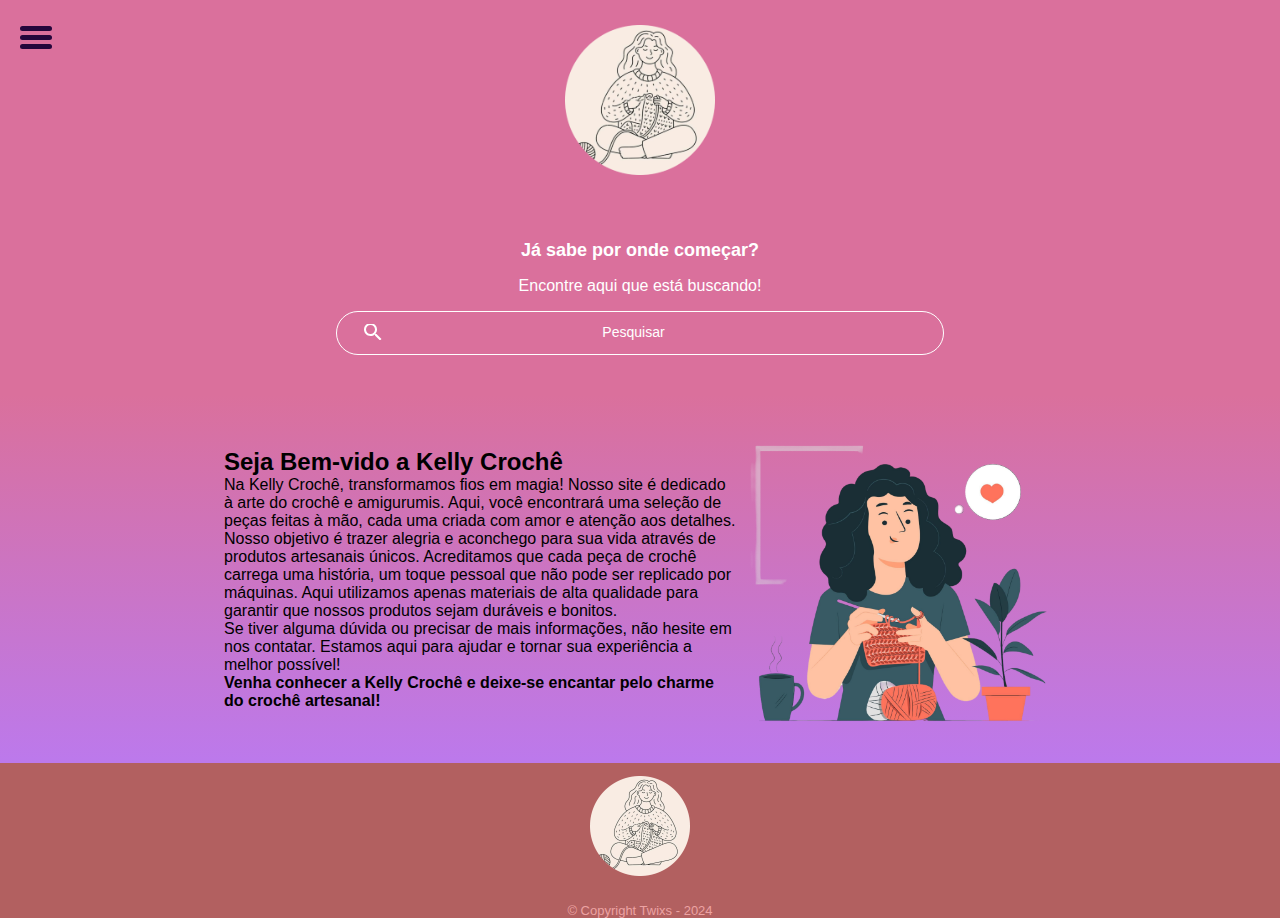
<file: index.html>
<!DOCTYPE html>
<html lang="en">
<head>
    <meta charset="UTF-8">
    <meta http-equiv="X-UA-Compatible" content="IE=edge">
    <meta name="viewport" content="width=device-width, initial-scale=1.0">
    <title>Kelly Crochê</title>
    <link rel="icon" type="logo.png" href="logo.png">
    <link rel="stylesheet" href="style.css">
    <link rel="preconnect" href="https://fonts.googleapis.com">
    <link rel="preconnect" href="https://fonts.gstatic.com" crossorigin>
    <link href="https://fonts.googleapis.com/css2?family=Poppins&display=swap" rel="stylesheet">
</head>
<body>
  <header class="cabeçalho">
    <img src="logo.png" alt="logo.png" class="cabeçalho">
    <nav><! navegação -->
    
      <div id="menu">
              <div id="menu-bar" onclick="menuOnClick()">
                  <div id="bar1" class="bar"> </div>
                  <div id="bar2" class="bar"> </div>
                  <div id="bar3" class="bar"> </div>
              </div>
              
          
                <nav class="nav" id="nav"> 
              <ul>
                  <li><a href="index.html"> Home</a></li><!--<a> de ancor - cria a indicaçao para outra página, o link-->
                  <li><a href="produtos.html"> Produtos</a></li>
                  <li><a href="contato.html"> Contato</a></li>
              </ul>
          </nav>
      </div>
    </nav>
      
      <div class="menu-bg" id="menu-bg"> </div>
  
      <script>
          function menuOnClick() {
              document.getElementById("menu-bar").classList.toggle("change");
              document.getElementById("nav").classList.toggle("change");
              document.getElementById("menu-bg").classList.toggle("change-bg");
        }
      </script>
    
  </header>
  <section class="banner">
    <h2 class="banner__titulo">Já sabe por onde começar?</h2>
    <p class="banner__texto">Encontre aqui que está buscando!
    <p>
      <input type="search" class="banner__pesquisa" placeholder="Pesquisar">
  </section>

    
    <section class="escola">
        <div class="escola-div-conteudo">
            <h2 class="escola-titulo">Seja Bem-vido a Kelly Crochê</h2>
            <p class="escola-texto-um">Na Kelly Crochê, transformamos fios em magia! Nosso site é dedicado à arte do crochê e amigurumis. Aqui, você encontrará uma seleção de peças feitas à mão, cada uma criada com amor e atenção aos detalhes.</p>
            <p class="escola-texto-dois">Nosso objetivo é trazer alegria e aconchego para sua vida através de produtos artesanais únicos. Acreditamos que cada peça de crochê carrega uma história, um toque pessoal que não pode ser replicado por máquinas. Aqui utilizamos apenas materiais de alta qualidade para garantir que nossos produtos sejam duráveis e bonitos.</p>
            <p class="escola-texto-tres">Se tiver alguma dúvida ou precisar de mais informações, não hesite em nos contatar. Estamos aqui para ajudar e tornar sua experiência a melhor possível!</p>
            <p class="escola-texto-quatro"><strong>Venha conhecer a Kelly Crochê e deixe-se encantar pelo charme do crochê artesanal!</strong></p>
        </div>
        <img class="escola-imagem" src="croche.png" alt="imagem de u ma mulher fazendo croche">
    </section>
  </section>
</body>
  



<footer class="rodape">
    <img class="rodape-imagem"src="2logo.png" alt="logo da Twixs">
    <p class="copyright">&copy; Copyright Twixs - 2024</p>
  
</footer>

</html>
</file>
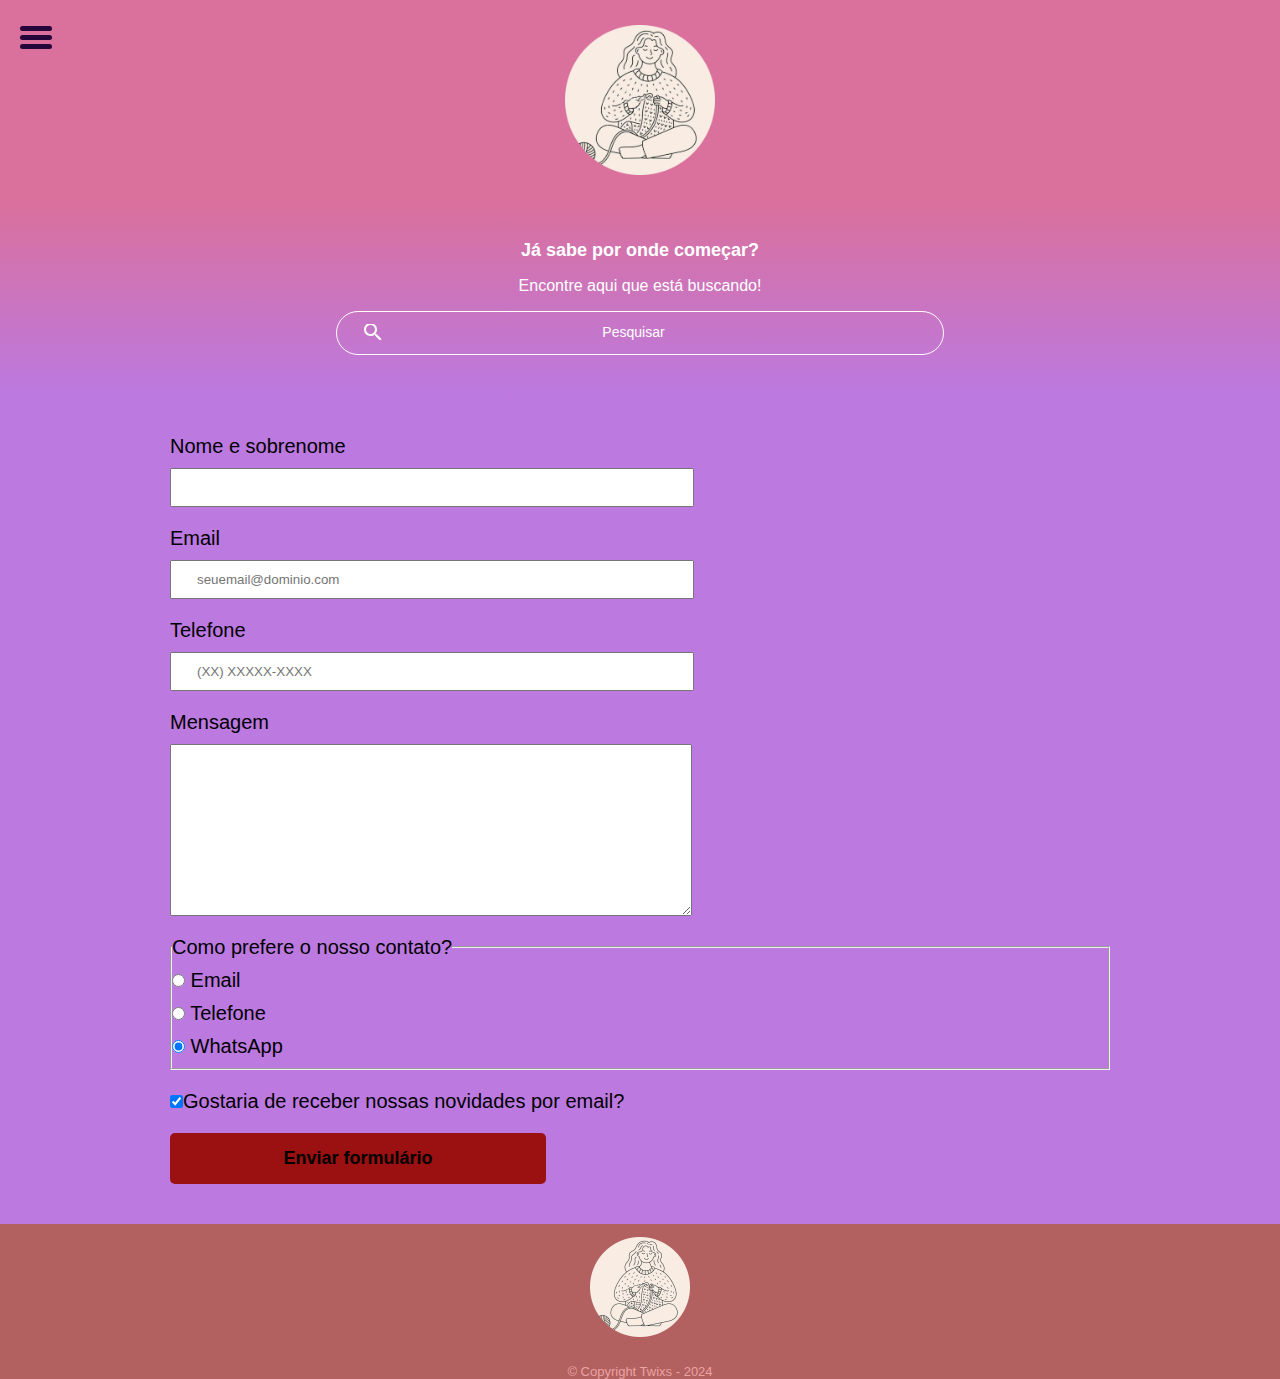
<file: contato.html>
<!DOCTYPE html>
<html lang="en">
<head>
    <meta charset="UTF-8">
    <meta http-equiv="X-UA-Compatible" content="IE=edge">
    <meta name="viewport" content="width=device-width, initial-scale=1.0">
    <title>Kelly Crochê</title>
    <link rel="icon" type="logo.png" href="logo.png">
    <link rel="stylesheet" href="contato.css">
    <link rel="preconnect" href="https://fonts.googleapis.com">
    <link rel="preconnect" href="https://fonts.gstatic.com" crossorigin>
    <link href="https://fonts.googleapis.com/css2?family=Poppins&display=swap" rel="stylesheet">
</head>
<body>
  <header class="cabeçalho">
    <img src="logo.png" alt="logo.png" class="cabeçalho">
    <nav>
      <div id="menu">
              <div id="menu-bar" onclick="menuOnClick()">
                  <div id="bar1" class="bar"> </div>
                  <div id="bar2" class="bar"> </div>
                  <div id="bar3" class="bar"> </div>
              </div>
              <nav>
                <nav class="nav" id="nav"> 
              <ul>
                  <li><a href="index.html"> Home</a></li>
                  <li><a href="produtos.html"> Produtos</a></li>
                  <li><a href="contato.html"> Contato</a></li>
              </ul>
         </nav>
      </div>
    </nav>
      
      <div class="menu-bg" id="menu-bg"> </div>
  
      <script>
          function menuOnClick() {
              document.getElementById("menu-bar").classList.toggle("change");
              document.getElementById("nav").classList.toggle("change");
              document.getElementById("menu-bg").classList.toggle("change-bg");
        }
      </script>
    
  </header>
  <section class="banner">
    <h2 class="banner__titulo">Já sabe por onde começar?</h2>
    <p class="banner__texto">Encontre aqui que está buscando!
    <p>
      <input type="search" class="banner__pesquisa" placeholder="Pesquisar">
  </section>

  <main>
    <form>
        
        <label for="nomesobrenome">Nome e sobrenome</label>
        <input type="text" id="nomesobrenome" class="input-padrao" required>

        <label for="email">Email</label>
        <input type="email" id="email" class="input-padrao" required placeholder="seuemail@dominio.com">

        <label for="telefone">Telefone</label>
        <input type="tel" id="telefone" class="input-padrao" required placeholder="(XX) XXXXX-XXXX">

        <label for="mensagem">Mensagem</label>
        <textarea cols="70" rows="10" id="mensagem" class="input-padrao" required></textarea>

        <fieldset>
            <legend>Como prefere o nosso contato?</legend>
            <label for="radio-email"><input type="radio" name="contato" value="email" id="radio-email"> Email</label>
            
            <label for="radio-telefone"><input type="radio" name="contato" value="telefone" id="radio-telefone"> Telefone</label>
            
            <label for="radio-whatsapp"><input type="radio" name="contato" value="whatsapp" id="radio-whatsapp" checked> WhatsApp</label>
        </fieldset>

        <label class="checkbox"><input type="checkbox" checked>Gostaria de receber nossas novidades por email?</label>

        <input type="submit" value="Enviar formulário" class="enviar">
    </form>
</main>

</div>
<footer>
    <a href="https://www.instagram.com/kellyfirbida29" target="_blank" class="instagram.png">
        <i class="fab fa-instagram"></i>
    </a>
</footer>

    
    
</body>
  



<footer class="rodape">
    <img class="rodape-imagem"src="2logo.png" alt="logo da Twixs">
    <p class="copyright">&copy; Copyright Twixs - 2024</p>
  
</footer>

</html>
</file>
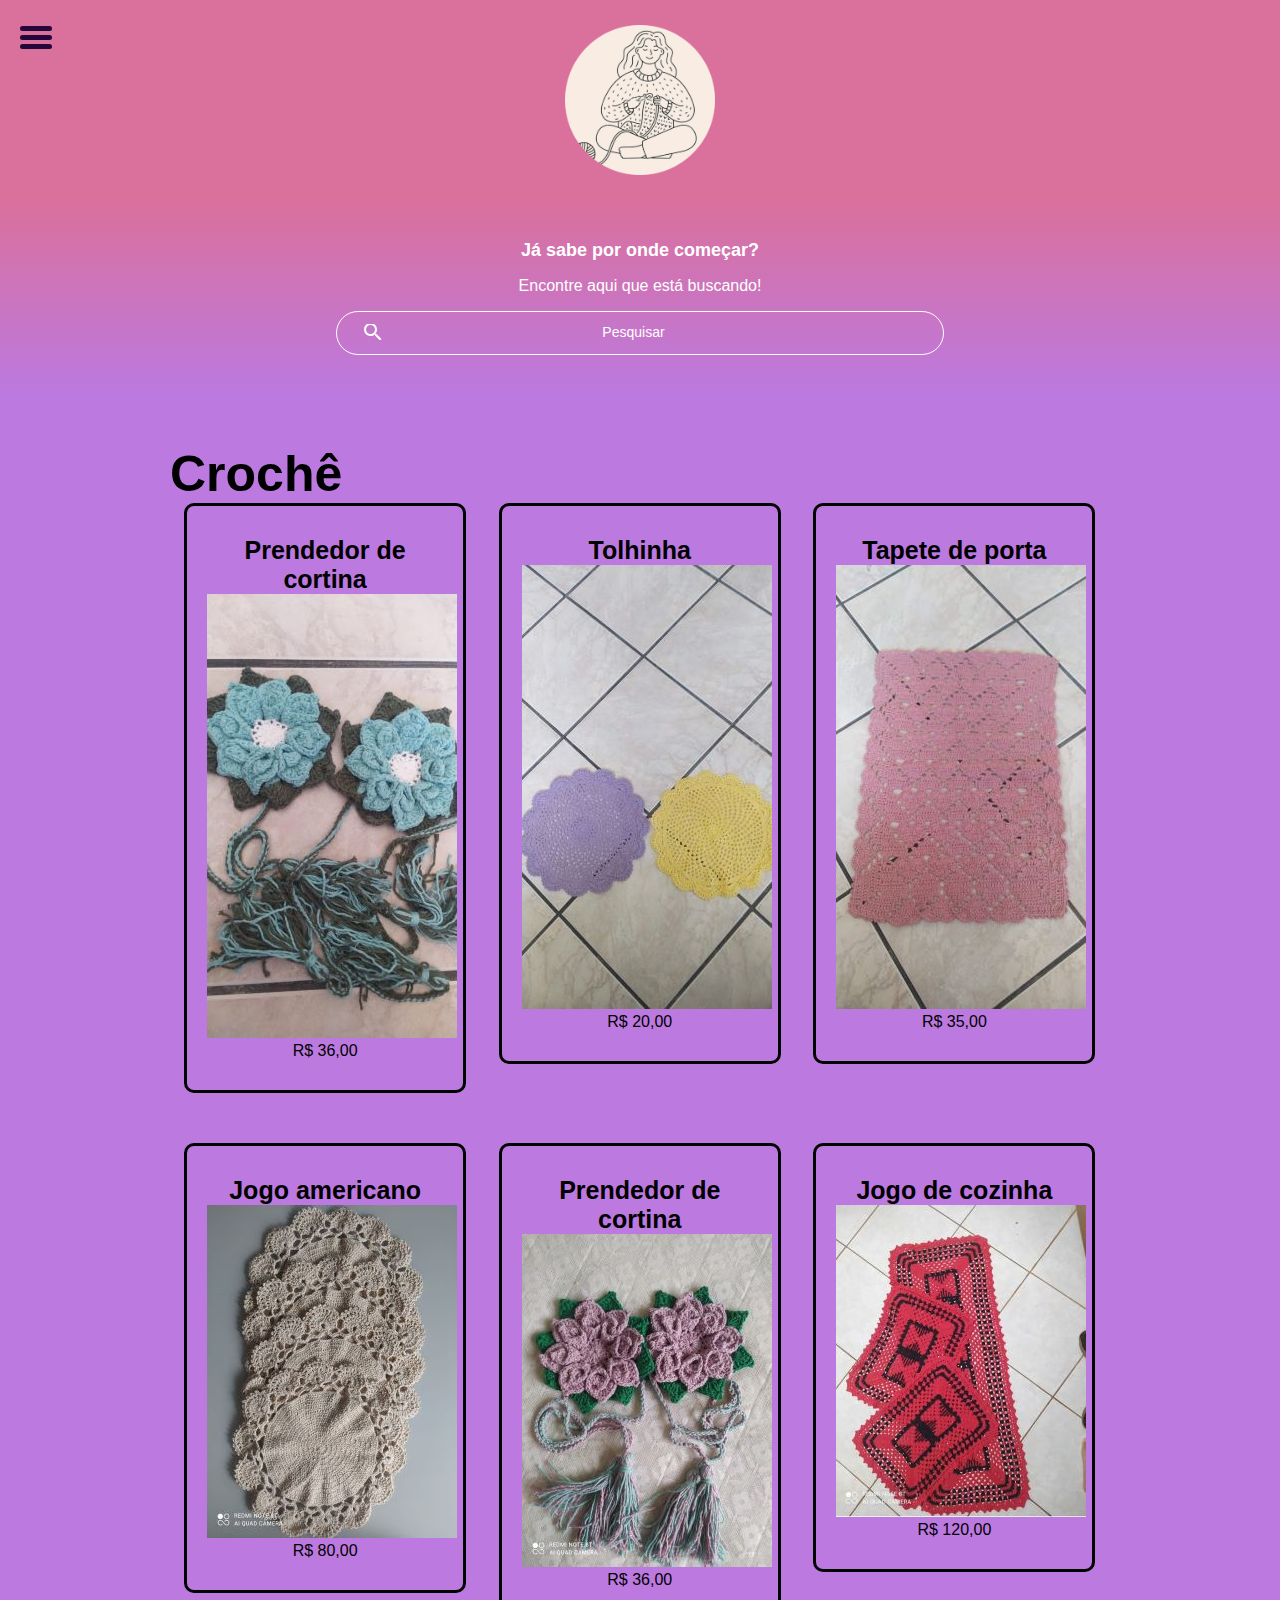
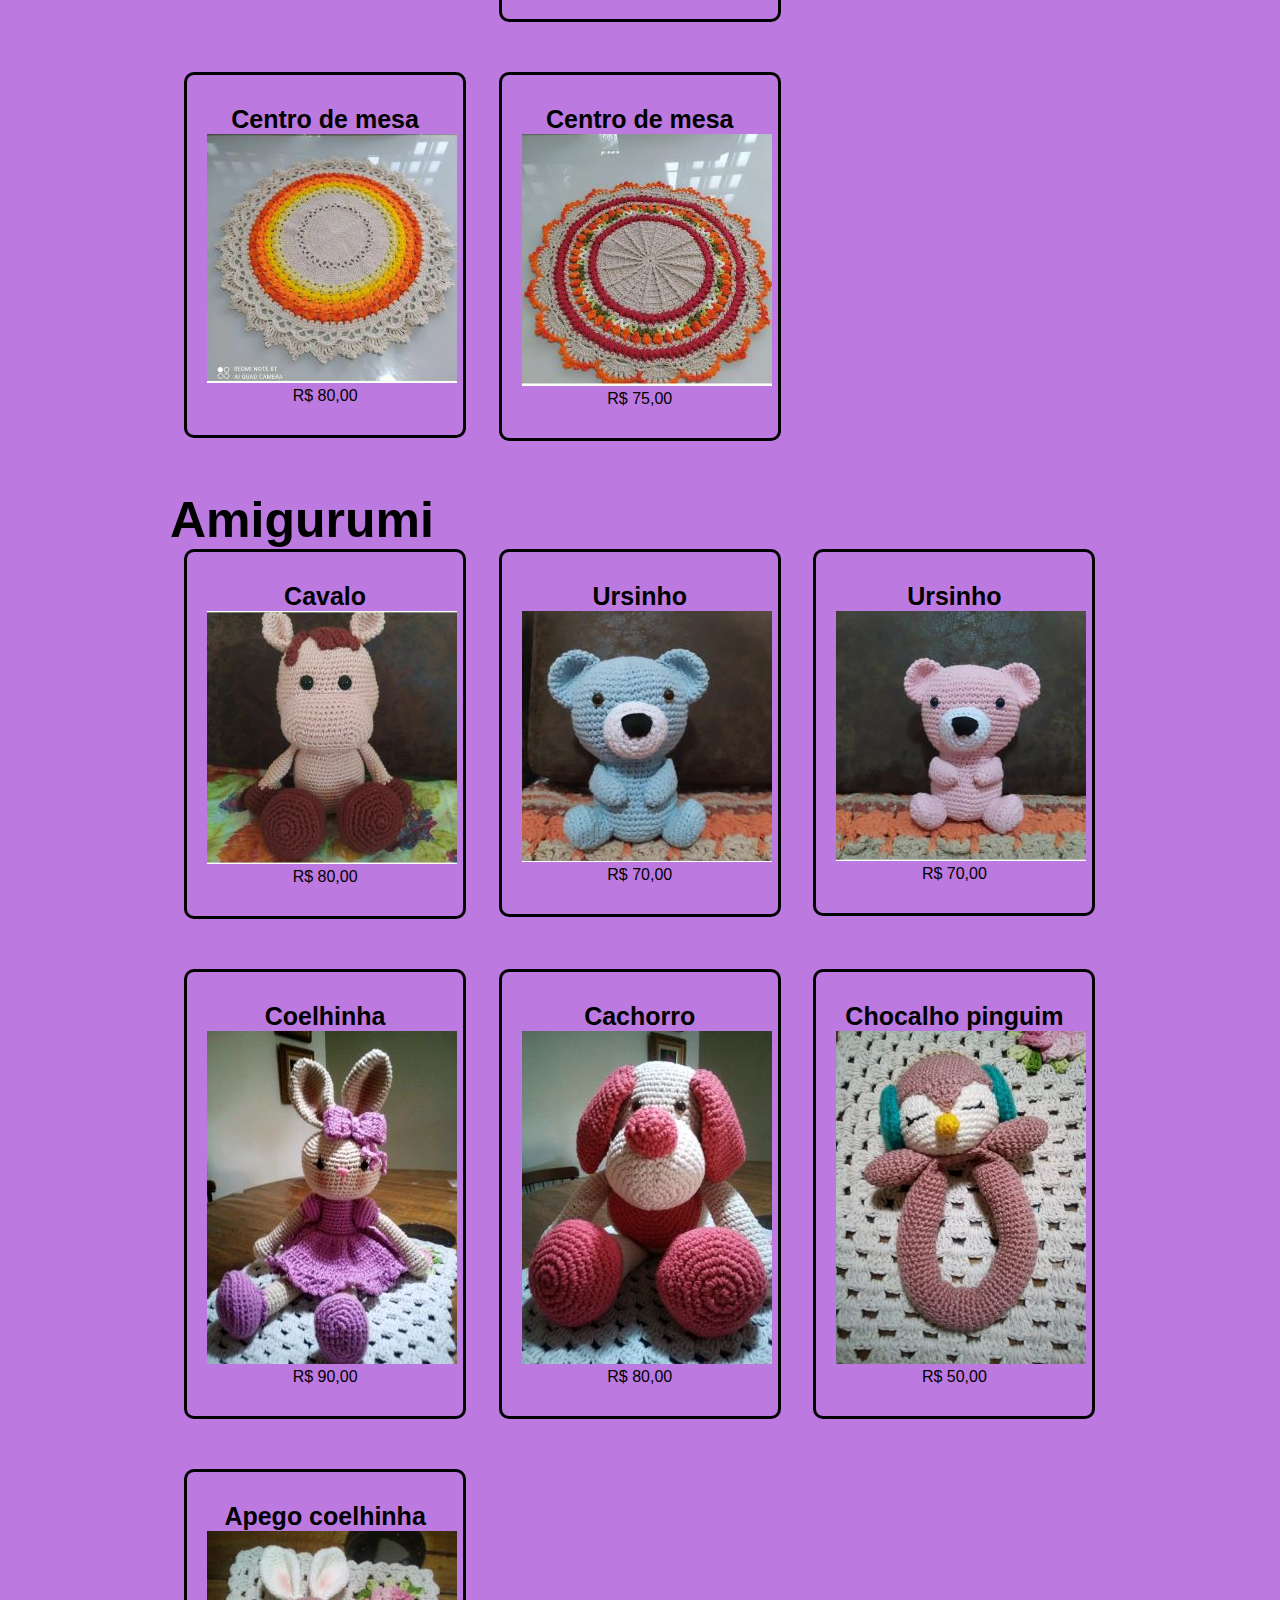
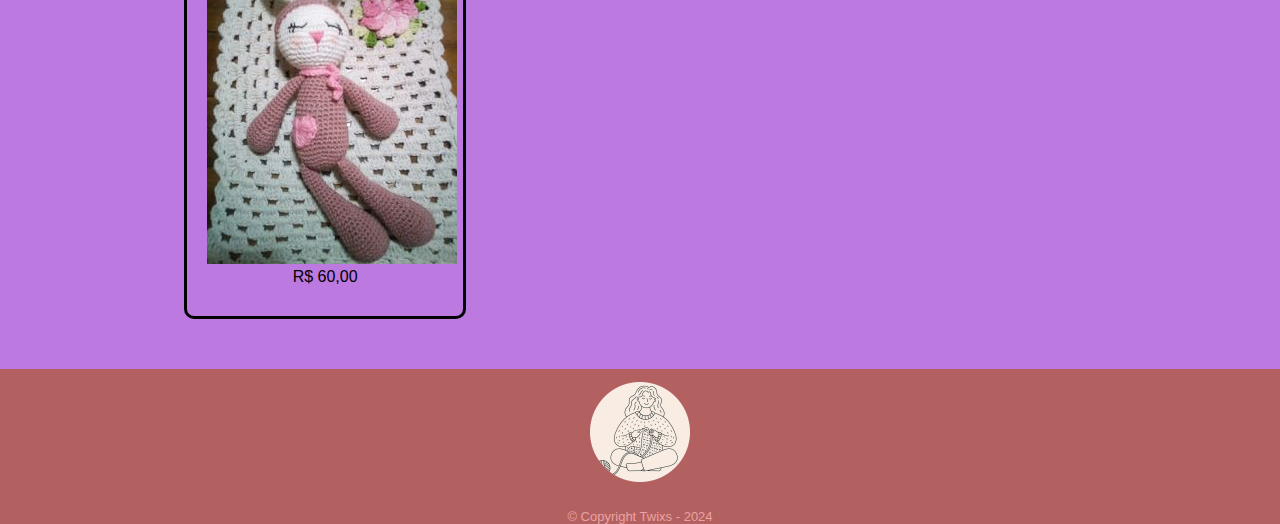
<file: produtos.html>
<!DOCTYPE html>
<html lang="en">
<head>
    <meta charset="UTF-8">
    <meta http-equiv="X-UA-Compatible" content="IE=edge">
    <meta name="viewport" content="width=device-width, initial-scale=1.0">
    <title>Kelly Crochê</title>
    <link rel="icon" type="logo.png" href="logo.png">
    <link rel="stylesheet" href="produtos.css">
    <link rel="preconnect" href="https://fonts.googleapis.com">
    <link rel="preconnect" href="https://fonts.gstatic.com" crossorigin>
    <link href="https://fonts.googleapis.com/css2?family=Poppins&display=swap" rel="stylesheet">
</head>

  <header class="cabeçalho">
    <img src="logo.png" alt="logo.png" class="cabeçalho">
    <nav>
      <div id="menu">
              <div id="menu-bar" onclick="menuOnClick()">
                  <div id="bar1" class="bar"> </div>
                  <div id="bar2" class="bar"> </div>
                  <div id="bar3" class="bar"> </div>
              </div>

              
          
                <nav class="nav" id="nav"> 
              <ul>
                  <li><a href="index.html"> Home</a></li>                   
                  <li><a href="produtos.html"> Produtos</a></li>
                  <li><a href="contato.html"> Contato</a></li>
              </ul>
          </nav>
      </div>
    </nav>
      
      <div class="menu-bg" id="menu-bg"> </div>
  
      <script>
          function menuOnClick() {
              document.getElementById("menu-bar").classList.toggle("change");
              document.getElementById("nav").classList.toggle("change");
              document.getElementById("menu-bg").classList.toggle("change-bg");
        }
      </script>
    
  </header>
  <section class="banner">
    <h2 class="banner__titulo">Já sabe por onde começar?</h2>
    <p class="banner__texto">Encontre aqui que está buscando!
    <p>
      <input type="search" class="banner__pesquisa" placeholder="Pesquisar">
  </section>
  <body>
  <main>
    <ul class="produtos">
        <h3 class="escola-titulo">Crochê</h3>
        
        <li>
            <h2>Prendedor de cortina</h2>
            <img src="tapete4.jpg">
            
            <p class="produto-preco">R$ 36,00</p>
        </li>
        <li>
            <h2>Tolhinha</h2>
            <img src="tapete2.jpg">
            
            <p class="produto-preco">R$ 20,00</p>
        </li>
        <li>
            <h2>Tapete de porta</h2>
            <img src="tapete3.jpg">
            
            <p class="produto-preco">R$ 35,00</p>
        </li>
    </ul>
</main>

<main>
    <ul class="produtos">
        <li>
            <h2>Jogo americano</h2>
            <img src="tapete.jpg">
            
            <p class="produto-preco">R$ 80,00</p>
        </li>
        <li>
            <h2>Prendedor de cortina</h2>
            <img src="tapete5.jpg">
           
            <p class="produto-preco">R$ 36,00</p>
        </li>
        <li>
            <h2>Jogo de cozinha</h2>
            <img src="tapete8.jpg">
            
            <p class="produto-preco">R$ 120,00</p>
        </li>
    </ul>
</main>

<main>
    <ul class="produtos">
        <li>
            <h2>Centro de mesa</h2>
            <img src="tapete7.jpg">
            
            <p class="produto-preco">R$ 80,00</p>
        </li>
        <li>
            <h2>Centro de mesa</h2>
            <img src="tapete6.jpg">
            
            <p class="produto-preco">R$ 75,00</p>
        </li>
    </ul>
</main>

<main>
    <ul class="produtos">
        <h3 class="escola-titulo">Amigurumi</h3>
        <li>
            <h2>Cavalo</h2>
            <img src="amigurumi1.jpg">
            
            <p class="produto-preco">R$ 80,00</p>
        </li>
        <li>
            <h2>Ursinho</h2>
            <img src="amigurumi2.jpg">
            
            <p class="produto-preco">R$ 70,00</p>
        </li>
        <li>
            <h2>Ursinho</h2>
            <img src="amigurumi3.jpg">
            
            <p class="produto-preco">R$ 70,00</p>
        </li>
    </ul>
</main>

<main>
    <ul class="produtos">
        <li>
            <h2>Coelhinha</h2>
            <img src="amigurumi4.jpg">
            
            <p class="produto-preco">R$ 90,00</p>
        </li>
        <li>
            <h2>Cachorro</h2>
            <img src="amigurumi5.jpg">
            
            <p class="produto-preco">R$ 80,00</p>
        </li>
        <li>
            <h2>Chocalho pinguim</h2>
            <img src="amigurumi6.jpg">
            
            <p class="produto-preco">R$ 50,00</p>
        </li>
    </ul>
</main>

<main>
    <ul class="produtos">
        <li>
            <h2>Apego coelhinha</h2>
            <img src="amigurumi7.jpg">
           
            <p class="produto-preco">R$ 60,00</p>
        </li>
    </ul>
</main>

    
    
</body>
  



<footer class="rodape">
    <img class="rodape-imagem"src="2logo.png" alt="logo da Twixs">
    <p class="copyright">&copy; Copyright Twixs - 2024</p>
  
</footer>

</html>
</file>
<file: style.css>
*{
    margin: 0;
    padding: 0;
    
}



body {
    background-image: linear-gradient(#bc79e0, #da709c);
    font-family: 'Poppins', sans-serif;
}

.cabecalho-imagem{
    width: 10%;

}



.cabecalho-lista-item{
    display: inline-block;
    margin: 0 16px;
    font-size: 16px;
}

.escola-imagem{
    width: 25%;
}

.escola{
  background-image: linear-gradient(#da709c,#bc79ec);
    color:black;
    display: flex;
    justify-content: center;
    align-items: center;
    padding: 24px 0;
}

.escola-div-conteudo{
    width: 40%;
}

.estudante-titulo{
    text-align: center;
    padding: 50px 0;
}


.rodape-imagem{
    height: 100px;
    padding: 13px 0;
   
}
.rodape{
    position: relative;
    bottom: 0;
    width: 100%;
    background-color: rgb(178, 96, 96);
    text-align: center;
}


   

.copyright {
	color: #eca3a3;
	font-size: 13px;
	margin: 10px 0 0;
}


.cabeçalho {
    height: 150px;
    background-color: #da709c;
    color: black;
    display: flex;
    justify-content: center;
    align-items: center;
    padding: 25px 0;
}


nav a:hover {
	color: 	#66566a;
	text-decoration: underline;
}

body {
    font-family: 'Roboto', sans-serif;
    background-color: rgb(255, 253, 227);
  }
  
#menu {
    z-index: 2;
  }
  
#menu-bar {
    width: 45px;
    height: 40px;
    margin: 30px 0 20px 20px;
    cursor: pointer;
  }

.bar {
    height: 5px;
    width: 70%;
    background-color: #24063b;
    display: block;
    border-radius: 5px;
    transition: 0.3s ease;
}

#bar1 {
    transform: translateY(-4px);
  }
  
#bar3 {
    transform: translateY(4px);
}
  
.nav {
    transition: 0.3s ease;
    display: none;
  }
  
  .nav ul {
    padding: 0 22px;
  }
  
  .nav li {
    list-style: none;
    padding: 12px 0;
  }
  
  .nav li a {
    color: white;
    font-size: 20px;
    text-decoration: none;
  }
  
  .nav li a:hover {
    font-weight: bold;
    color: yellow;
  }
  

  .menu-bg {
    z-index: 1;
    width: 0;
    height: 0;
    margin: 30px 0 20px 20px;
    background:#24063b; 
    border-radius: 24%;
    transition: 0.3s ease;
  }

  .menu-bg, #menu {
    top: 0;
    left: 0;
    position: absolute;
  }

  .change {
    display: block;
  }
  
  .change .bar {
    background-color: yellow;
  }

  .change #bar1 {
    transform: translateY(4px) rotateZ(-45deg);
  }
  
  .change #bar2 {
    opacity: 0;
  }
  
  .change #bar3 {
    transform: translateY(-6px) rotateZ(45deg);
  }
  
  .change-bg {
      width: 280px;
      height: 839px;
      transform: translate(-60%,-30%);
}




.banner {
  background:  #da709c;
  color: var(--branco);
  text-align: center;
  padding: 2.5em 2em;
}

.banner__titulo {
  font-size: 18px;
  font-weight: 700;
}

.banner__texto {
  font-weight: 500;
  margin: 1em 0;
}

.banner__pesquisa {
  background-color: transparent;
  border: 1px solid var(--branco);
  color: var(--branco);
  border-radius: 24px;
  padding: 1em;
  width: 50%;  
}

.banner__pesquisa::placeholder {
  font-family: var(--fonte-principal);
  font-size: 14px;
  font-weight: 400;
  text-align: center;
  color: var(--branco);
  background: url("Lupa.svg") no-repeat;
  background-position: 1em;  
}

:root {
  --cor-de-fundo: #EBECEE;
  --branco: #FFFFFF;
  --laranja: #EB9B00;
  --azul-degrade: linear-gradient(97.54deg, #002F52 35.49%, #326589 165.37%);
}

body {
  background-color: var(--cor-de-fundo);
}
</file>
<file: contato.css>
*{
    margin: 0;
    padding: 0;
    
}



body {
    background-image: linear-gradient( #bc79e0, #bc79e0);
    font-family: 'Poppins', sans-serif;
}

.cabecalho-imagem{
    width: 10%;

}



.cabecalho-lista-item{
    display: inline-block;
    margin: 0 16px;
    font-size: 16px;
}




.rodape-imagem{
    height: 100px;
    padding: 13px 0;
   
}
.rodape{
    position: relative;
    bottom: 0;
    width: 100%;
    background-color: rgb(178, 96, 96);
    text-align: center;
}


   

.copyright {
	color: #eca3a3;
	font-size: 13px;
	margin: 10px 0 0;
}


.cabeçalho {
    height: 150px;
    background-color: #da709c;
    color: black;
    display: flex;
    justify-content: center;
    align-items: center;
    padding: 25px 0;
}


nav a:hover {
	color: 	#66566a;
	text-decoration: underline;
}

body {
    font-family: 'Roboto', sans-serif;
    background-color: rgb(255, 253, 227);
  }
  
#menu {
    z-index: 2;
  }
  
#menu-bar {
    width: 45px;
    height: 40px;
    margin: 30px 0 20px 20px;
    cursor: pointer;
  }

.bar {
    height: 5px;
    width: 70%;
    background-color: #24063b;
    display: block;
    border-radius: 5px;
    transition: 0.3s ease;
}

#bar1 {
    transform: translateY(-4px);
  }
  
#bar3 {
    transform: translateY(4px);
}
  
.nav {
    transition: 0.3s ease;
    display: none;
  }
  
  .nav ul {
    padding: 0 22px;
  }
  
  .nav li {
    list-style: none;
    padding: 12px 0;
  }
  
  .nav li a {
    color: white;
    font-size: 20px;
    text-decoration: none;
  }
  
  .nav li a:hover {
    font-weight: bold;
    color: yellow;
  }
  

  .menu-bg {
    z-index: 1;
    width: 0;
    height: 0;
    margin: 30px 0 20px 20px;
    background:#24063b; 
    border-radius: 24%;
    transition: 0.3s ease;
  }

  .menu-bg, #menu {
    top: 0;
    left: 0;
    position: absolute;
  }

  .change {
    display: block;
  }
  
  .change .bar {
    background-color: yellow;
  }

  .change #bar1 {
    transform: translateY(4px) rotateZ(-45deg);
  }
  
  .change #bar2 {
    opacity: 0;
  }
  
  .change #bar3 {
    transform: translateY(-6px) rotateZ(45deg);
  }
  
  .change-bg {
      width: 280px;
      height: 839px;
      transform: translate(-60%,-30%);
}




.banner {
  background-image: linear-gradient( #da709c, #bc79e0);
  color: var(--branco);
  text-align: center;
  padding: 2.5em 2em;
}

.banner__titulo {
  font-size: 18px;
  font-weight: 700;
}

.banner__texto {
  font-weight: 500;
  margin: 1em 0;
}

.banner__pesquisa {
  background-color: transparent;
  border: 1px solid var(--branco);
  color: var(--branco);
  border-radius: 24px;
  padding: 1em;
  width: 50%;  
}

.banner__pesquisa::placeholder {
  font-family: var(--fonte-principal);
  font-size: 14px;
  font-weight: 400;
  text-align: center;
  color: var(--branco);
  background: url("Lupa.svg") no-repeat;
  background-position: 1em;  
}

:root {
  --cor-de-fundo: #EBECEE;
  --branco: #FFFFFF;
  --laranja: #EB9B00;
  --azul-degrade: linear-gradient(97.54deg, #002F52 35.49%, #326589 165.37%);
}

body {
  background-color: var(--cor-de-fundo);
}



main {
	width: 940px;
	margin: 0 auto;
}

form {
	margin: 40px 0;
}

form label, form legend {
	display:block;
	font-size: 20px;
	margin: 0 0 10px;
}

.input-padrao {
	display: block;
	margin: 0 0 20px;
	padding: 10px 25px;
	width: 50%;
}

.checkbox {
	margin: 20px 0;
}

.enviar {
	width:40%;
	padding: 15px 0;
	background: #9B1010;
	color: black;
	font-weight: bold;
	font-size: 18px;
	border: none;
	border-radius: 5px;
	transition: 1s all;
	cursor: pointer;
}

.enviar:hover {
	background: #bd2e2e;
	transform: scale(1.2);
}

table {
	margin: 20px 0 40px;
}

thead {
	background: #eb0707;
	color: linear-gradient(#dd4b88,#a916f8);
	font-weight: bold;
}

td, th {
	border: 1px solid #d4c5c5;
	padding: 8px 15px;
}

.rosa{
    background-image: linear-gradient(#dd4b88,#a916f8);

	
}



.titulo-principal {
	text-align: center;
	font-size: 2em; /*em - proporcional para pixel*/
	margin: 0 0 1em;
	clear: left; /*limpar o float*/
	/*text-shadow: 11px 10.5px #000000;*/
}

.texto3 {
	text-align: left;
	font-size: 1em; /*em - proporcional para pixel*/
	margin: 0 0 1em;
	clear: left; /*limpar o float*/
	/*text-shadow: 11px 10.5px #000000;*/
}



nav a {
	text-transform: uppercase;
	color: #000000;
	text-decoration: none; /*sem decoração - era o que deixava o texto sublinhado*/
}

nav a:hover {
	color: 	#1d27ea;
	text-decoration: underline;

}

body {
    display: flex;
    flex-direction: column;
    min-height: 100vh;
}

footer {
    margin-top: auto;
    position: relative;
}

.instagram-icon {
    position: absolute;
    bottom: 20px;
    left: 20px;
    font-size: 24px;
    color: #000000; /* Cor do ícone do Instagram */
    text-decoration: none;
}

.instagram-icon:hover {
    color: #C13584; /* Cor do ícone ao passar o mouse */
}

nav {
    display: flex;
    flex-direction: column; /* Faz os itens ficarem em coluna */
  }
  
  nav a {
    margin: 5px 0;
    text-transform: uppercase;
    color:#000000;
    text-decoration: none; /* Espaço entre os itens */
  }

  nav li {
    list-style: none;
    padding: 12px 0;
  }
</file>
<file: produtos.css>
*{
    margin: 0;
    padding: 0;
    
}



body {
    background-image: linear-gradient( #bc79e0, #bc79e0);
    font-family: 'Poppins', sans-serif;
}

.cabecalho-imagem{
    width: 10%;

}



.cabecalho-lista-item{
    display: inline-block;
    margin: 0 16px;
    font-size: 16px;
}




.rodape-imagem{
    height: 100px;
    padding: 13px 0;
   
}
.rodape{
    position: relative;
    bottom: 0;
    width: 100%;
    background-color: rgb(178, 96, 96);
    text-align: center;
}


   

.copyright {
	color: #eca3a3;
	font-size: 13px;
	margin: 10px 0 0;
}


.cabeçalho {
    height: 150px;
    background-color: #da709c;
    color: black;
    display: flex;
    justify-content: center;
    align-items: center;
    padding: 25px 0;
}


nav a:hover {
	color: 	#66566a;
	text-decoration: underline;
}

body {
    font-family: 'Roboto', sans-serif;
    background-color: rgb(255, 253, 227);
  }
  
#menu {
    z-index: 2;
  }
  
#menu-bar {
    width: 45px;
    height: 40px;
    margin: 30px 0 20px 20px;
    cursor: pointer;
  }

.bar {
    height: 5px;
    width: 70%;
    background-color: #24063b;
    display: block;
    border-radius: 5px;
    transition: 0.3s ease;
}

#bar1 {
    transform: translateY(-4px);
  }
  
#bar3 {
    transform: translateY(4px);
}
  
.nav {
    transition: 0.3s ease;
    display: none;
  }
  
  .nav ul {
    padding: 0 22px;
  }
  
  .nav li {
    list-style: none;
    padding: 12px 0;
  }
  
  .nav li a {
    color: white;
    font-size: 20px;
    text-decoration: none;
  }
  
  .nav li a:hover {
    font-weight: bold;
    color: yellow;
  }
  

  .menu-bg {
    z-index: 1;
    width: 0;
    height: 0;
    margin: 30px 0 20px 20px;
    background:#24063b; 
    border-radius: 24%;
    transition: 0.3s ease;
  }

  .menu-bg, #menu {
    top: 0;
    left: 0;
    position: absolute;
  }

  .change {
    display: block;
  }
  
  .change .bar {
    background-color: yellow;
  }

  .change #bar1 {
    transform: translateY(4px) rotateZ(-45deg);
  }
  
  .change #bar2 {
    opacity: 0;
  }
  
  .change #bar3 {
    transform: translateY(-6px) rotateZ(45deg);
  }
  
  .change-bg {
      width: 280px;
      height: 839px;
      transform: translate(-60%,-30%);
}




.banner {
  background-image: linear-gradient( #da709c, #bc79e0);
  color: var(--branco);
  text-align: center;
  padding: 2.5em 2em;
}

.banner__titulo {
  font-size: 18px;
  font-weight: 700;
}

.banner__texto {
  font-weight: 500;
  margin: 1em 0;
}

.banner__pesquisa {
  background-color: transparent;
  border: 1px solid var(--branco);
  color: var(--branco);
  border-radius: 24px;
  padding: 1em;
  width: 50%;  
}

.banner__pesquisa::placeholder {
  font-family: var(--fonte-principal);
  font-size: 14px;
  font-weight: 400;
  text-align: center;
  color: var(--branco);
  background: url("Lupa.svg") no-repeat;
  background-position: 1em;  
}

:root {
  --cor-de-fundo: #EBECEE;
  --branco: #FFFFFF;
  --laranja: #EB9B00;
  --azul-degrade: linear-gradient(97.54deg, #002F52 35.49%, #326589 165.37%);
}

body {
  background-color: var(--cor-de-fundo);
}




.produtos li {
    display: inline-block;
    text-align: center;
    width: 30%;
    vertical-align: top;
    margin: 0 1.5%;  /*espaçamento externo*/
    padding: 30px 20px; /*espaçamento interno*/
    box-sizing: border-box; /*corrigindo o problema de soma percentual com pixel*/
    border: 3px solid #000000; /*declaração unificada*/
    border-radius: 10px; /*declarando bordas arredondadas*/
    /*border-color: #000000;
	border-width: 2px;
	border-style: solid;*/
}

.produtos {
	width: 940px; /*Tamanho padrão para telas*/
	margin: 50px auto;
}

.produtos li:hover {
    border-color: #C78990 ;
	border-style: bold;

}

.produtos li:active {
	border-color: #0088C9;
	border-style: bold;

}

.produtos li:hover h2{
	font-size: 30px;

}
.produtos h2{
	font-weight: bold;
	font-size: 25px;
}

.produto-preço {
	font-size: 20px;
	font-weight: bold;
	margin: 10px 0 0 ;
}

.produto-descricao {
	font-size: 18px;
}

.texto {
    font-size: 16px;
    padding: 24px 0;
}

.produtos li:hover h3{
	font-size: 60px;

}
.produtos h3{
	font-weight: bold;
	font-size: 50px;
}
</file>
